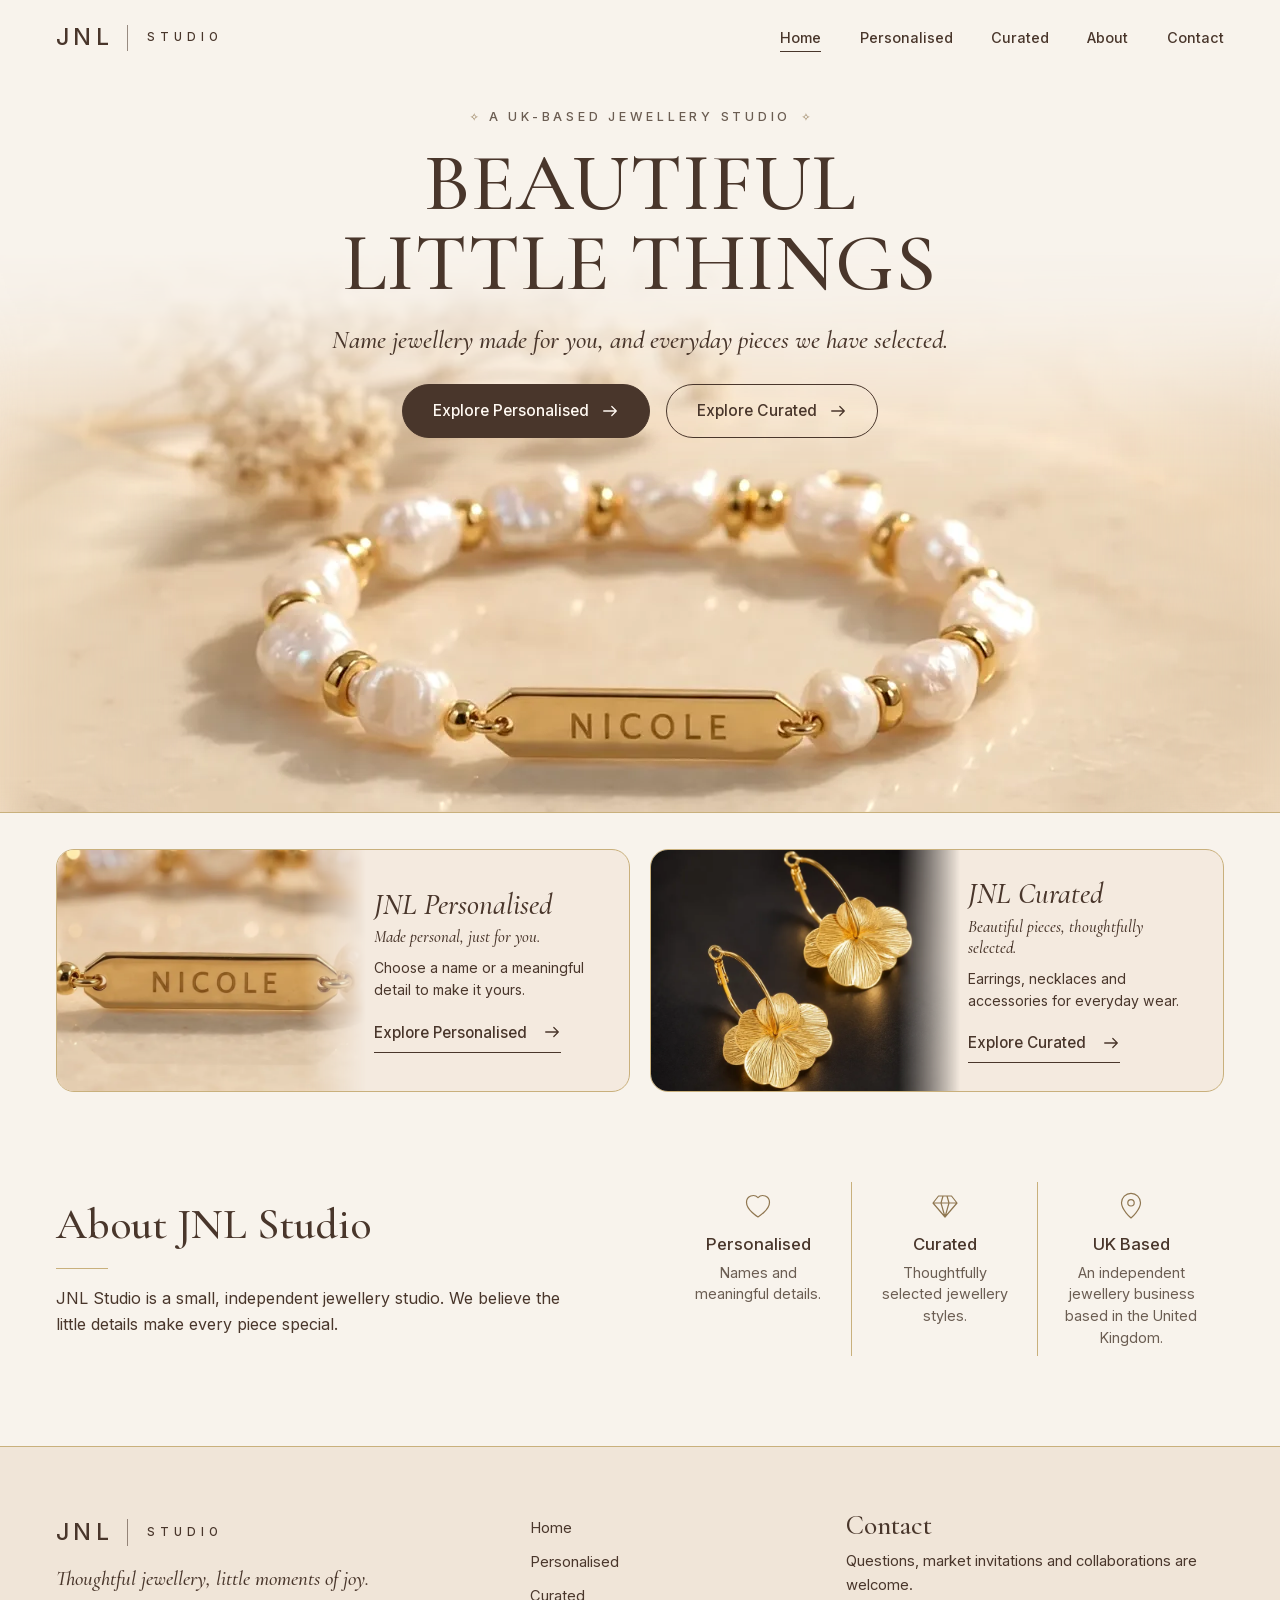
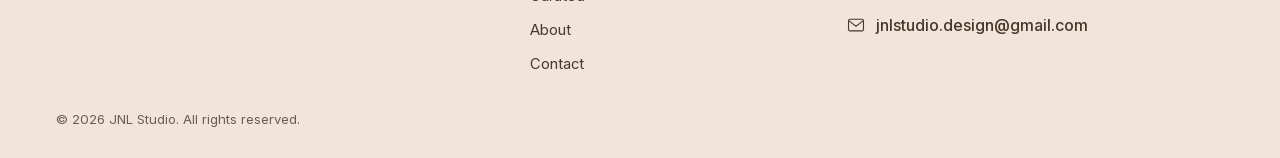
<file: index.html>
<!doctype html>
<html lang="en-GB">
<head>
<meta charset="utf-8">
<meta name="viewport" content="width=device-width, initial-scale=1, viewport-fit=cover">
<title>JNL Studio Jewellery | Personalised &amp; Curated Jewellery UK</title>
<meta name="description" content="Explore JNL Studio, a UK-based jewellery brand offering personalised name bracelets, meaningful gifts and thoughtfully curated jewellery collections.">
<link rel="canonical" href="https://jnlstudio.github.io/Jewellery/">
<meta name="robots" content="index, follow">
<meta name="theme-color" content="#f8f3ec">

<meta property="og:type" content="website">
<meta property="og:site_name" content="JNL Studio Jewellery">
<meta property="og:locale" content="en_GB">
<meta property="og:title" content="JNL Studio Jewellery | Beautiful Little Things">
<meta property="og:description" content="Personalised jewellery and thoughtfully curated pieces from a UK-based jewellery studio.">
<meta property="og:url" content="https://jnlstudio.github.io/Jewellery/">
<meta property="og:image" content="https://jnlstudio.github.io/Jewellery/assets/img/og-image.jpg">
<meta property="og:image:width" content="1200">
<meta property="og:image:height" content="630">
<meta property="og:image:alt" content="Pearl-style name bracelet engraved NICOLE on a cream stone">
<meta name="twitter:card" content="summary_large_image">

<link rel="icon" href="favicon.ico" sizes="16x16 32x32 48x48"><link rel="apple-touch-icon" href="apple-touch-icon.png">
<link rel="preload" href="assets/fonts/cormorant.woff2" as="font" type="font/woff2" crossorigin>
<link rel="preload" as="image" href="assets/img/hero-phone.webp" media="(max-width: 700px)">
<link rel="preload" as="image" imagesrcset="assets/img/hero-1280.webp 1280w, assets/img/hero-1920.webp 1920w" imagesizes="100vw" media="(min-width: 701px)">
<link rel="stylesheet" href="styles.css">

<script>
  /* Old name-preview share links (/Jewellery/#t=NAME) now live on JNL Personalised. */
  if (location.hash.indexOf('#t=') === 0) {
    location.replace('https://jnlstudio.github.io/JNLPersonalised/' + location.hash);
  }
  document.documentElement.classList.add('js');
</script>

<script type="application/ld+json">
{
  "@context": "https://schema.org",
  "@type": "Organization",
  "name": "JNL Studio",
  "url": "https://jnlstudio.github.io/Jewellery/",
  "email": "jnlstudio.design@gmail.com"
}
</script>
</head>

<body id="top">
<a class="skip" href="#collections">Skip to the collections</a>

<header class="site-header">
  <div class="bar">
    <a class="wordmark" href="https://jnlstudio.github.io/" aria-label="JNL Studio home">
      <span aria-hidden="true">JNL</span><i aria-hidden="true"></i><small aria-hidden="true">STUDIO</small>
    </a>

    <button class="menu-btn" type="button" aria-expanded="false" aria-controls="site-nav" aria-label="Open menu">
      <span></span><span></span><span></span>
    </button>

    <nav class="site-nav" id="site-nav" aria-label="Main">
      <ul>
        <li><a href="#top" aria-current="page">Home</a></li>
        <li><a href="https://jnlstudio.github.io/JNLPersonalised/">Personalised</a></li>
        <li><a href="https://jnlstudio.github.io/JNLCurated/">Curated</a></li>
        <li><a href="#about">About</a></li>
        <li><a href="#contact">Contact</a></li>
      </ul>
    </nav>
  </div>
</header>

<main>
  <section class="hero" aria-labelledby="hero-title">
    <div class="hero-copy">
      <p class="eyebrow">A UK-based jewellery studio</p>
      <h1 id="hero-title">Beautiful<br>Little Things</h1>
      <p class="hero-sub">Name jewellery made for you, and everyday pieces we have selected.</p>
      <div class="hero-actions">
        <a class="btn btn-solid" href="https://jnlstudio.github.io/JNLPersonalised/">Explore Personalised
          <svg class="arrow" viewBox="0 0 20 20" aria-hidden="true"><path d="M3 10h14M12 5l5 5-5 5"/></svg>
        </a>
        <a class="btn btn-line" href="https://jnlstudio.github.io/JNLCurated/">Explore Curated
          <svg class="arrow" viewBox="0 0 20 20" aria-hidden="true"><path d="M3 10h14M12 5l5 5-5 5"/></svg>
        </a>
      </div>
    </div>
    <div class="hero-media">
      <picture>
        <source media="(max-width: 700px)" srcset="assets/img/hero-phone.webp" width="990" height="750">
        <img src="assets/img/hero-1920.webp"
             srcset="assets/img/hero-1280.webp 1280w, assets/img/hero-1920.webp 1920w"
             sizes="100vw" width="1920" height="1080" fetchpriority="high"
             alt="Pearl-style bracelet with gold-tone beads and a name bar engraved NICOLE, resting on a cream stone beside dried flowers">
      </picture>
    </div>
  </section>

  <section class="collections" id="collections" aria-labelledby="collections-title">
    <h2 class="sr-only collections-title" id="collections-title">Explore the collections</h2>
    <div class="card-grid">
      <article class="card">
        <div class="card-img card-img-detail" data-reveal>
          <picture>
            <source media="(max-width: 700px)" srcset="assets/img/personalised-detail-phone.webp" width="700" height="500">
            <img src="assets/img/personalised-detail-800.webp"
                 srcset="assets/img/personalised-detail-800.webp 800w, assets/img/personalised-detail-1200.webp 1200w"
                 sizes="30vw" width="1200" height="864" loading="lazy" decoding="async"
                 alt="Close-up of a gold-tone name bar engraved NICOLE on a pearl-style bracelet">
          </picture>
        </div>
        <div class="card-body">
          <h3>JNL Personalised</h3>
          <p class="card-sub">Made personal, just for you.</p>
          <p class="card-text">Choose a name or a meaningful detail to make it yours.</p>
          <p class="card-text-m">Jewellery made with your chosen name.</p>
          <a class="card-link" href="https://jnlstudio.github.io/JNLPersonalised/" aria-label="Explore JNL Personalised"><span class="link-full">Explore Personalised</span><span class="link-short">Explore</span>
            <svg class="arrow" viewBox="0 0 20 20" aria-hidden="true"><path d="M3 10h14M12 5l5 5-5 5"/></svg>
          </a>
        </div>
      </article>

      <article class="card">
        <div class="card-img card-img-curated" data-reveal>
          <img src="assets/img/curated-800.webp"
               srcset="assets/img/curated-800.webp 800w, assets/img/curated-1200.webp 1200w"
               sizes="(max-width: 700px) 36vw, 30vw" width="1200" height="960" loading="lazy" decoding="async"
               alt="Gold-tone flower hoop earrings on a dark background">
        </div>
        <div class="card-body">
          <h3>JNL Curated</h3>
          <p class="card-sub">Beautiful pieces, thoughtfully selected.</p>
          <p class="card-text">Earrings, necklaces and accessories for everyday wear.</p>
          <p class="card-text-m">Earrings, necklaces and everyday pieces.</p>
          <a class="card-link" href="https://jnlstudio.github.io/JNLCurated/" aria-label="Explore JNL Curated"><span class="link-full">Explore Curated</span><span class="link-short">Explore</span>
            <svg class="arrow" viewBox="0 0 20 20" aria-hidden="true"><path d="M3 10h14M12 5l5 5-5 5"/></svg>
          </a>
        </div>
      </article>
    </div>
  </section>

  <section class="about" id="about" aria-labelledby="about-title">
    <div class="about-copy">
      <h2 id="about-title">About JNL Studio</h2>
      <p>JNL Studio is a small, independent jewellery studio. We believe the little details make every piece special.</p>
    </div>

    <ul class="values">
      <li>
        <svg viewBox="0 0 32 32" aria-hidden="true"><path d="M16 27S4.500 20 4.500 12.200A6.700 6.700 0 0 1 16 7.600a6.700 6.700 0 0 1 11.500 4.600C27.500 20 16 27 16 27Z"/></svg>
        <h3>Personalised</h3>
        <p>Names and meaningful details.</p>
      </li>
      <li>
        <svg viewBox="0 0 32 32" aria-hidden="true"><path d="M9.500 6h13L28 13 16 27 4 13l5.500-7ZM4 13h24M12 13l4 14 4-14M12 13l2-7M20 13l-2-7"/></svg>
        <h3>Curated</h3>
        <p>Thoughtfully selected jewellery styles.</p>
      </li>
      <li>
        <svg viewBox="0 0 32 32" aria-hidden="true"><path d="M16 28s9.500-8.200 9.500-15.200a9.500 9.500 0 0 0-19 0C6.500 19.800 16 28 16 28Z"/><circle cx="16" cy="12.800" r="3.200"/></svg>
        <h3>UK Based</h3>
        <p>An independent jewellery business based in the United Kingdom.</p>
      </li>
    </ul>
  </section>
</main>

<footer class="site-footer" id="contact">
  <div class="footer-grid">
    <div class="footer-brand">
      <a class="wordmark" href="https://jnlstudio.github.io/" aria-label="JNL Studio home">
        <span aria-hidden="true">JNL</span><i aria-hidden="true"></i><small aria-hidden="true">STUDIO</small>
      </a>
      <p>Thoughtful jewellery, little moments of joy.</p>
    </div>

    <nav class="footer-nav" aria-label="Footer">
      <ul>
        <li><a href="#top">Home</a></li>
        <li><a href="https://jnlstudio.github.io/JNLPersonalised/">Personalised</a></li>
        <li><a href="https://jnlstudio.github.io/JNLCurated/">Curated</a></li>
        <li><a href="#about">About</a></li>
        <li><a href="#contact">Contact</a></li>
      </ul>
    </nav>

    <div class="footer-contact">
      <h2>Contact</h2>
      <p>Questions, market invitations and collaborations are welcome.</p>
      <a class="mail" href="mailto:jnlstudio.design@gmail.com">
        <svg viewBox="0 0 24 24" aria-hidden="true"><rect x="3" y="5" width="18" height="14" rx="2"/><path d="m3.500 7 8.500 6.500L20.500 7"/></svg>
        jnlstudio.design@gmail.com
      </a>
    </div>
  </div>
  <p class="copyright">&copy; <span id="year">2026</span> JNL Studio. All rights reserved.</p>
</footer>

<script src="main.js" defer></script>
</body>
</html>
</file>
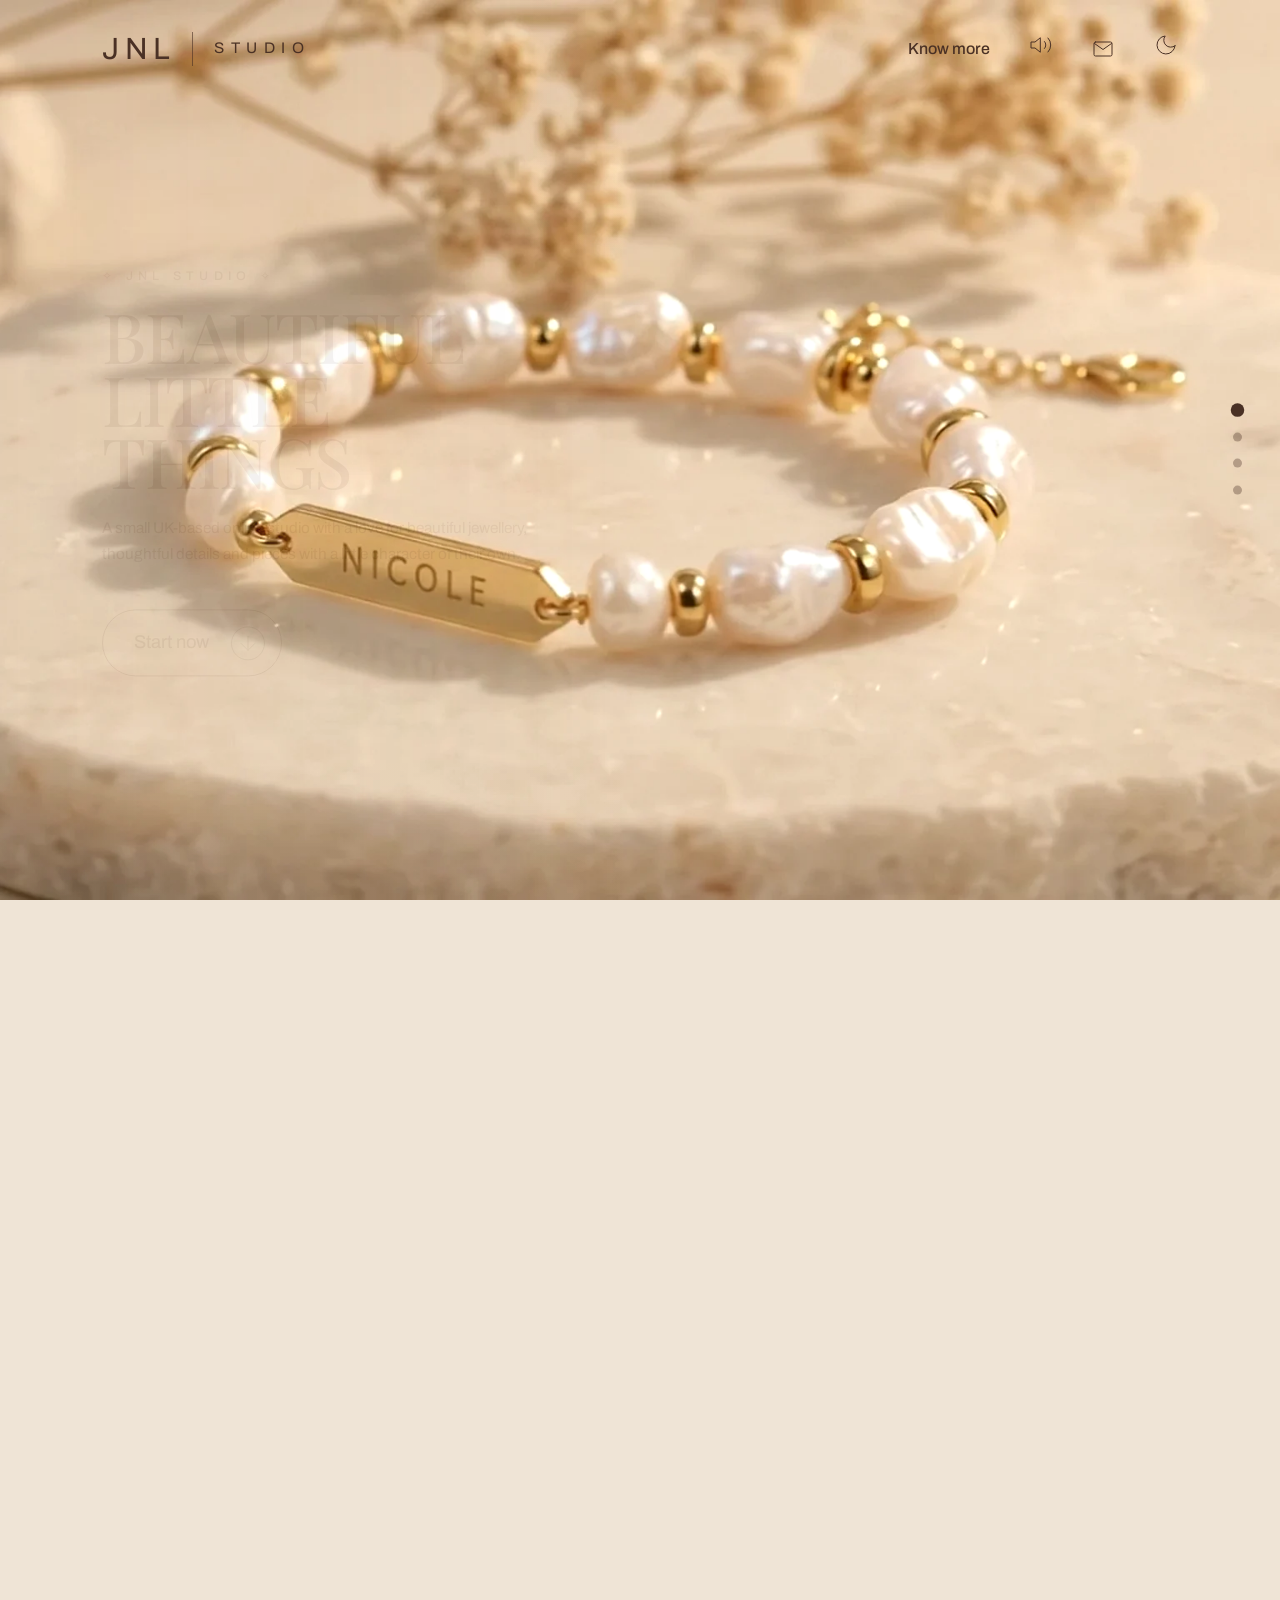
<file: index_1.html>
<!DOCTYPE html>
<html lang="en-GB">
<head>
<meta charset="utf-8">
<title>JNL Studio</title>
<meta name="description" content="JNL Studio: a small UK-based online studio with a love for beautiful jewellery, thoughtful details and pieces with a little character of their own.">
<meta name="viewport" content="width=device-width, initial-scale=1, viewport-fit=cover">
<meta name="theme-color" content="#efe4d6">
<link rel="preconnect" href="https://fonts.googleapis.com">
<link rel="preconnect" href="https://fonts.gstatic.com" crossorigin>
<link href="https://fonts.googleapis.com/css2?family=Archivo:wght@400;500&family=Lato:wght@400&family=Mrs+Saint+Delafield&family=Playfair+Display:wght@400;500&display=swap" rel="stylesheet">
<style>
:root{--ink:#4a3125;--bg:#efe4d6;--scrim:239,228,214;--chip:rgba(255,255,255,.6);--dim:0}
:root[data-theme="dark"]{--ink:#f6e8dc;--bg:#1d1512;--scrim:29,21,18;--chip:rgba(0,0,0,.35);--dim:.5}
*{box-sizing:border-box;margin:0;padding:0}
body{background:var(--bg);color:var(--ink);font:400 1rem/1.7 Archivo,system-ui,sans-serif;overflow-x:hidden}
body.lock{overflow:hidden}
button,input{font:inherit;color:inherit;background:none;border:0}
button{cursor:pointer}
button:focus-visible,input:focus-visible{outline:2px solid var(--ink);outline-offset:3px}
svg{stroke:currentColor;fill:none;stroke-linecap:round;stroke-linejoin:round}
#cv{position:fixed;inset:0;width:100%;height:100%;z-index:0;display:block}
.shade{position:fixed;inset:0;z-index:1;background:#000;opacity:var(--dim);pointer-events:none;transition:opacity .6s}
.loader{position:fixed;inset:0;z-index:100;background:#efe4d6;display:grid;place-content:center;justify-items:center;gap:.8rem;color:#4a3125;transition:transform .9s cubic-bezier(.7,0,.2,1)}
.loader.out{transform:translateX(100%)}
.loader .track{width:min(70vw,640px);height:1px;background:rgba(74,49,37,.25);margin-top:2.5rem}
.loader .bar{display:block;height:1px;background:#4a3125;transform:scaleX(0);transform-origin:left;transition:transform .2s}
header{position:fixed;top:env(safe-area-inset-top,0px);left:0;right:0;z-index:20;display:flex;justify-content:space-between;align-items:center;padding:2rem 8vw 0;transform:translateY(-140%);transition:transform .9s cubic-bezier(.2,.8,.2,1) .4s}
body.ready header{transform:none}
.brand{font:400 clamp(1.3rem,2.4vw,2rem)/1 Archivo,sans-serif;letter-spacing:.01em}
.brand{display:flex;align-items:center;letter-spacing:.18em}
.brand small{font-size:.5em;letter-spacing:.42em}
.brand .bar-div{display:inline-block;width:1px;height:1.1em;background:currentColor;opacity:.6;margin:0 .7em 0 .55em}
header ul{display:flex;gap:2.4rem;list-style:none;align-items:center;font-weight:500}
header svg{width:24px;height:24px}
.dots{position:fixed;right:3vw;top:50%;transform:translateY(-50%);z-index:20;display:grid;gap:1.1rem}
.dots button{width:9px;height:9px;border-radius:50%;background:var(--ink);opacity:.35;transition:transform .4s,opacity .4s}
.dots button.on{transform:scale(1.5);opacity:1}
.scene{position:fixed;inset:0;z-index:2;display:flex;pointer-events:none;opacity:0;visibility:hidden}
.scene.vis{visibility:visible}
.scene::before{content:"";position:absolute;inset:0;z-index:-1}
.scene button,.scene input{pointer-events:auto}
.left{align-items:center;padding:0 8vw}.left::before{background:linear-gradient(90deg,rgba(var(--scrim),.8) 0,rgba(var(--scrim),.42) 30%,rgba(var(--scrim),0) 50%)}
.right{align-items:center;justify-content:flex-end;padding:0 10vw;text-align:right}.right::before{background:linear-gradient(270deg,rgba(var(--scrim),.8) 0,rgba(var(--scrim),.42) 30%,rgba(var(--scrim),0) 50%)}
.right .lead{margin-left:auto}
.top{flex-direction:column;align-items:center;justify-content:space-between;text-align:center;padding:clamp(6rem,13vh,9rem) 6vw calc(2.4rem + env(safe-area-inset-bottom,0px))}
.top::before{background:linear-gradient(180deg,rgba(var(--scrim),.78) 0,rgba(var(--scrim),.35) 22%,rgba(var(--scrim),0) 36%,rgba(var(--scrim),0) 78%,rgba(var(--scrim),.6) 100%)}
.txt{max-width:34rem;text-shadow:0 1px 16px rgba(var(--scrim),.85)}
.disp{font:500 clamp(3rem,7.4vw,7rem)/.9 "Playfair Display",Georgia,serif;text-transform:uppercase;letter-spacing:-.02em}
.eyebrow{display:block;font:500 .78rem/1.4 Archivo,sans-serif;letter-spacing:.42em;text-transform:uppercase;margin-bottom:1.2rem;opacity:.85}
.script{display:block;font:400 clamp(2.4rem,4.4vw,4rem)/1 "Mrs Saint Delafield","Snell Roundhand",cursive;margin-bottom:-.3rem}
.lead{max-width:30rem;font-size:clamp(.95rem,1.2vw,1.08rem);margin-top:1.5rem}
.top .lead{margin:1rem auto 0}
.pill{display:inline-flex;align-items:center;gap:1.2rem;border:1px solid var(--ink);border-radius:60px;padding:.8rem .8rem .8rem 1.9rem;font-size:1.15rem;margin-top:2.6rem;transition:background .3s,color .3s}
.pill svg{width:40px;height:40px}
.pill:hover{background:var(--ink);color:var(--bg)}
.scroller{position:fixed;left:0;right:0;bottom:calc(1.8rem + env(safe-area-inset-bottom,0px));z-index:3;text-align:center;font-size:.8rem;display:grid;justify-items:center;transition:opacity .4s}
.scroller svg{width:24px;height:24px;stroke-width:2;animation:bob 1.6s ease-in-out infinite}
@keyframes bob{50%{transform:translateY(7px)}}
.endbox{display:grid;justify-items:center;gap:.9rem;pointer-events:auto}
.mail{display:inline-flex;align-items:center;gap:.5rem;color:var(--ink);font-size:.9rem;letter-spacing:.04em;text-decoration:none;border-bottom:1px solid currentColor;padding-bottom:2px}
.mail svg{width:16px;height:16px}
.eng{display:flex;align-items:center;gap:.8rem;background:var(--chip);backdrop-filter:blur(14px);-webkit-backdrop-filter:blur(14px);border-radius:60px;padding:.55rem .6rem .55rem 1.4rem;max-width:94vw}
.eng label{font-size:.75rem;letter-spacing:.08em;text-transform:uppercase;opacity:.8;white-space:nowrap}
.eng input{font:400 1.05rem/1 Lato,Archivo,sans-serif;letter-spacing:.24em;text-transform:uppercase;border-bottom:1px solid var(--ink);padding:.4rem .2rem;width:12ch;min-width:0;outline:none}
.eng input::placeholder{color:var(--ink);opacity:.4}
.eng .go{display:inline-flex;align-items:center;gap:.45rem;border-radius:40px;padding:.6rem 1.1rem;background:var(--ink);color:var(--bg);font-size:.9rem;white-space:nowrap}
.eng .go svg{width:16px;height:16px}
.toast{position:fixed;left:50%;bottom:calc(6.5rem + env(safe-area-inset-bottom,0px));z-index:30;transform:translate(-50%,10px);opacity:0;background:var(--ink);color:var(--bg);padding:.55rem 1.2rem;border-radius:40px;font-size:.9rem;max-width:90vw;overflow-wrap:anywhere;text-align:center;pointer-events:none;transition:opacity .35s,transform .35s}
.toast.on{opacity:1;transform:translate(-50%,0)}
.toast.sel{pointer-events:auto;user-select:all;border-radius:14px}
@media (max-width:760px){
header{padding:1.3rem 6vw 0}header ul{gap:1.2rem}.know{display:none}.dots{right:2.5vw}
.left,.right{align-items:flex-end;justify-content:center;text-align:center;padding:0 7vw calc(9vh + env(safe-area-inset-bottom,0px))}
.left::before,.right::before{background:linear-gradient(0deg,rgba(var(--scrim),.95) 0,rgba(var(--scrim),.75) 30%,rgba(var(--scrim),0) 55%)}
.right .lead,.lead{margin:1rem auto 0}.pill{margin-top:1.4rem}
.eng{padding-left:1rem;gap:.5rem}.eng label{display:none}.eng .go span{display:none}}
@media (prefers-reduced-motion:reduce){.scroller svg{animation:none}}
</style>
</head>
<body class="lock">
<div class="loader" role="status"><svg width="52" height="52" viewBox="0 0 52 52" stroke-width="1.5"><circle cx="26" cy="26" r="16" stroke-dasharray="1 7"/><circle cx="26" cy="10" r="3.2"/><circle cx="40" cy="20" r="3.2"/><circle cx="38" cy="36" r="3.2"/><circle cx="14" cy="36" r="3.2"/><circle cx="12" cy="20" r="3.2"/><rect x="20" y="39" width="12" height="4" rx="1"/></svg><p id="ltxt">Loading… 0%</p><div class="track"><i class="bar"></i></div></div>

<canvas id="cv" aria-label="Pearl name bracelet on cream marble, animated as you scroll" role="img"></canvas>
<div class="shade"></div>

<header><h1 class="brand" aria-label="JNL Studio">JNL<i class="bar-div" aria-hidden="true"></i><small>STUDIO</small></h1>
<ul><li><button class="know" data-go="1">Know more</button></li>
<li><button id="snd" aria-label="Toggle sound" aria-pressed="true"><svg viewBox="0 0 24 24"><path d="M11 5 6 9H2v6h4l5 4z"/><path id="wave" d="M19 5a10 10 0 0 1 0 14M15.5 8.5a5 5 0 0 1 0 7"/><path id="mute" d="m16 9 6 6M22 9l-6 6" style="display:none"/></svg></button></li>
<li><a id="mailIc" href="mailto:jnlstudio.design@gmail.com" aria-label="Email jnlstudio.design@gmail.com" style="display:grid;color:inherit"><svg viewBox="0 0 24 24"><rect x="3" y="5" width="18" height="14" rx="1.5"/><path d="m3.5 6.5 8.5 6 8.5-6"/></svg></a></li>
<li><button id="nt" aria-label="Toggle night mode"><svg viewBox="0 0 24 24"><path d="M21 12.8A9 9 0 1 1 11.2 3 7 7 0 0 0 21 12.8z"/></svg></button></li></ul></header>
<nav class="dots" aria-label="Sections"><button class="on" aria-label="Intro"></button><button aria-label="A little detail"></button><button aria-label="A little beauty"></button><button aria-label="Your name"></button></nav>

<section class="scene left"><div class="txt"><span class="eyebrow">✧ JNL Studio ✧</span><h2 class="disp" style="font-size:clamp(2.8rem,5.4vw,5.4rem)">Beautiful<br>Little<br>Things</h2>
<p class="lead">A small UK-based online studio with a love for beautiful jewellery, thoughtful details and pieces with a little character of their own.</p>
<button class="pill" data-go="1">Start now<svg viewBox="0 0 46 46"><circle cx="23" cy="23" r="19"/><path d="m15 23 8 8 8-8M23 15v16"/></svg></button></div></section>

<section class="scene right"><div class="txt"><span class="script">a little</span><h2 class="disp">Detail</h2>
<p class="lead">Our collection brings together elegant, contemporary and vintage-inspired styles, carefully selected for their distinctive details, beautiful silhouettes and effortless appeal.</p></div></section>

<section class="scene left"><div class="txt"><span class="script">a little</span><h2 class="disp">Beauty</h2>
<p class="lead">From understated everyday pieces to something a little more expressive, JNL Studio is about those small finishing touches that can make an outfit feel special.</p></div></section>

<section class="scene top"><div class="txt"><span class="script">a little something</span><h2 class="disp">For You</h2>
<p class="lead" id="engNote">Type a name to see it engraved on the bar.</p></div>
<div class="endbox"><div class="eng" id="engRow"><label for="txt">Your name</label><input id="txt" maxlength="10" autocomplete="off" spellcheck="false" placeholder="NICOLE" aria-describedby="engNote">
<button class="go" id="share" aria-label="Copy share link"><svg viewBox="0 0 24 24"><path d="M10 14a5 5 0 0 0 7 0l3-3a5 5 0 0 0-7-7l-1 1M14 10a5 5 0 0 0-7 0l-3 3a5 5 0 0 0 7 7l1-1"/></svg><span>Share</span></button></div><a class="mail" href="mailto:jnlstudio.design@gmail.com"><svg viewBox="0 0 24 24"><rect x="3" y="5" width="18" height="14" rx="1.5"/><path d="m3.5 6.5 8.5 6 8.5-6"/></svg>jnlstudio.design@gmail.com</a></div></section>

<div class="scroller"><p>Scroll to explore</p><svg viewBox="0 0 24 24"><path d="m8 12 4 4 4-4M12 8v8"/></svg></div>
<div class="toast" id="toast" role="status" aria-live="polite"></div>
<div id="spacer" aria-hidden="true"></div>

<script>
const $=s=>document.querySelector(s),$$=s=>[...document.querySelectorAll(s)];
/* always open at the top: stop Safari restoring the last scroll position */
try{if('scrollRestoration' in history)history.scrollRestoration='manual'}catch(e){}
scrollTo(0,0);addEventListener('pageshow',e=>{if(e.persisted&&!location.hash)scrollTo(0,0)});
document.documentElement.dataset.theme='light'; // day mode by default, whatever the device or app theme

/* ---------- video frames: 240 stills cut from the 10 s clip, four shots ---------- */
const N=240,SEG=[[0,59],[60,118],[119,176],[177,239]],UNIT=1.3; // UNIT = viewport heights of scroll per scene
const imgs=new Array(N),ok=new Array(N).fill(false);
const src=i=>'f/'+String(i).padStart(3,'0')+'.webp';
/* load the opening shot first so the page can start quickly, then everything else */
const order=[...Array(N).keys()].sort((a,b)=>(a<60?0:1)-(b<60?0:1)||a-b);
let loaded=0;
function load(i){return new Promise(r=>{const im=new Image();im.decoding='async';im.onload=()=>{ok[i]=true;imgs[i]=im;r()};im.onerror=r;im.src=src(i)})}
const nearest=i=>{for(let d=0;d<N;d++){if(ok[i-d])return imgs[i-d];if(ok[i+d])return imgs[i+d]}return null};

/* ---------- canvas ---------- */
const cv=$('#cv'),cx=cv.getContext('2d');let W=0,H=0,DPR=1;
const tiny=document.createElement('canvas');tiny.width=48;tiny.height=27;const tx=tiny.getContext('2d');
const feather=document.createElement('canvas'),fx=feather.getContext('2d');
function size(){DPR=Math.min(devicePixelRatio||1,2);W=innerWidth;H=innerHeight;cv.width=W*DPR;cv.height=H*DPR;
 $('#spacer').style.height=(100+UNIT*100*(SEG.length-1)+60)+'vh';need=true}
addEventListener('resize',size);
function paint(im,alpha=1){
 const cw=cv.width,ch=cv.height,iw=im.naturalWidth||im.width,ih=im.naturalHeight||im.height;cx.globalAlpha=alpha;
 if(cw/ch>=1.1){ // landscape: fill the screen
  const s=Math.max(cw/iw,ch/ih);cx.drawImage(im,(cw-iw*s)/2,(ch-ih*s)/2,iw*s,ih*s);
 }else{ // portrait: keep most of the frame visible, soft blurred fill above and below
  tx.drawImage(im,0,0,48,27);const sb=Math.max(cw/iw,ch/ih);cx.drawImage(tiny,(cw-iw*sb)/2,(ch-ih*sb)/2,iw*sb,ih*sb);
  const s=cw*1.3/iw,dw=iw*s,dh=ih*s,y=ch*.44-dh/2;
  if(feather.width!==Math.round(cw)||feather.height!==Math.round(dh)){feather.width=Math.round(cw);feather.height=Math.round(dh)}
  fx.globalCompositeOperation='source-over';fx.clearRect(0,0,feather.width,feather.height);fx.drawImage(im,(cw-dw)/2,0,dw,dh);
  const g=fx.createLinearGradient(0,0,0,dh);g.addColorStop(0,'rgba(0,0,0,0)');g.addColorStop(.16,'#000');g.addColorStop(.84,'#000');g.addColorStop(1,'rgba(0,0,0,0)');
  fx.globalCompositeOperation='destination-in';fx.fillStyle=g;fx.fillRect(0,0,feather.width,dh);cx.drawImage(feather,0,y);
 }
 cx.globalAlpha=1}

/* ---------- engraving preview on the last frame ---------- */
const BOX={x:654,y:528,w:579,h:129}; // where NICOLE sits in the 1920x1080 final frame
let custom='',engFrame=null,engOK=true;
function buildEng(){
 engFrame=null;const t=custom.trim();if(!t||t==='NICOLE'||!ok[N-1])return;
 const base=imgs[N-1],c=document.createElement('canvas');c.width=1920;c.height=1080;const g=c.getContext('2d');g.drawImage(base,0,0,1920,1080);
 let d;try{d=g.getImageData(BOX.x,BOX.y-9,BOX.w,BOX.h+18)}catch(e){engOK=false;$('#engRow').hidden=true;$('#engNote').textContent='Every bracelet is engraved with the name you choose.';return}
 /* fill the old letters by blending the clean gold just above and below them */
 const w=BOX.w,h=BOX.h+18,p=d.data,row=(y,x)=>{let r=0,gg=0,b=0;for(let k=0;k<3;k++){const i=((y+k)*w+x)*4;r+=p[i];gg+=p[i+1];b+=p[i+2]}return[r/3,gg/3,b/3]};
 for(let x=0;x<w;x++){const a=row(0,x),b=row(h-3,x);for(let y=3;y<h-3;y++){const t2=(y-3)/(h-6),i=(y*w+x)*4,n=(Math.random()-.5)*4;
  p[i]=a[0]+(b[0]-a[0])*t2+n;p[i+1]=a[1]+(b[1]-a[1])*t2+n;p[i+2]=a[2]+(b[2]-a[2])*t2+n}}
 g.putImageData(d,BOX.x,BOX.y-9);
 /* engrave the new name in a similar letter style */
 const s=[...t];let fs=138,sp=.42;const font=()=>`400 ${fs}px Lato, Archivo, "Helvetica Neue", sans-serif`;
 const width=()=>{g.font=font();return s.reduce((a,ch)=>a+g.measureText(ch).width,0)+fs*sp*(s.length-1)};
 while(width()>BOX.w-15&&fs>45)fs-=3;
 let x=960-width()/2+3;g.textBaseline='alphabetic';g.font=font();const yb=639;
 s.forEach(ch=>{const cw=g.measureText(ch).width;
  g.filter='blur(.7px)';g.fillStyle='rgba(255,226,165,.45)';g.fillText(ch,x+2.2,yb+2.2);
  g.fillStyle='rgba(120,78,34,.92)';g.fillText(ch,x,yb);g.filter='none';
  g.fillStyle='rgba(88,55,22,.35)';g.fillText(ch,x-1.2,yb-1.2);x+=cw+fs*sp});
 engFrame=c}

/* ---------- scroll → frame ---------- */
let target=0,cur=0,need=true,lastKey='';
const prog=()=>{const vh=innerHeight,max=document.documentElement.scrollHeight-vh;return max>0?Math.min(1,scrollY/max)*(SEG.length-1+.999):0};
addEventListener('scroll',()=>{target=prog()},{passive:true});
function frameFor(P){
 const k=Math.min(SEG.length-1,Math.floor(P)),l=P-k,[a,b]=SEG[k];
 if(k===SEG.length-1){const f=Math.min(1,l/.85);return{f:Math.round(a+f*(b-a))}}
 if(l<.8)return{f:Math.round(a+l/.8*(b-a))};
 return{f:b,next:SEG[k+1][0],mix:(l-.8)/.2}}
const scenes=$$('.scene');
function texts(P){
 scenes.forEach((s,k)=>{let o;
  if(k===0)o=1-sm(.55,.78,P);else if(k===SEG.length-1)o=sm(k-.25,k-.02,P);else o=sm(k-.2,k+.02,P)*(1-sm(k+.55,k+.78,P));
  s.style.opacity=o.toFixed(3);s.classList.toggle('vis',o>.01);s.firstElementChild.style.transform=`translateY(${((1-o)*24).toFixed(1)}px)`});
 $('.scroller').style.opacity=1-sm(.05,.3,P);
 const n=Math.min(SEG.length-1,Math.floor(P+.25));$$('.dots button').forEach((d,i)=>d.classList.toggle('on',i===n));
 if(n!==scene){scene=n;chime(SCALE[n*2],.05)}
 if(lp&&ac)lp.frequency.setTargetAtTime(600+P/(SEG.length-1)*1600,ac.currentTime,.4)}
const sm=(e0,e1,x)=>{const t=Math.max(0,Math.min(1,(x-e0)/(e1-e0)));return t*t*(3-2*t)};
let scene=0;
function loop(){
 cur+=(target-cur)*.14;if(Math.abs(target-cur)<.0005)cur=target;
 const fr=frameFor(cur),key=fr.f+'|'+(fr.next??'')+'|'+(fr.mix??0).toFixed(3)+'|'+(engFrame?custom:'');
 if(key!==lastKey||need){
  const im=(fr.f===N-1&&engFrame)?engFrame:nearest(fr.f);
  if(im){cx.fillStyle='#efe4d6';cx.fillRect(0,0,cv.width,cv.height);paint(im);if(fr.next!=null){const nx=nearest(fr.next);if(nx)paint(nx,fr.mix)}lastKey=key;need=false}}
 texts(cur);requestAnimationFrame(loop)}

const goTo=k=>{const max=document.documentElement.scrollHeight-innerHeight;scrollTo({top:max*k/(SEG.length-1+.999)+(k===SEG.length-1?max:0),behavior:'smooth'})};
$$('[data-go]').forEach(b=>b.onclick=()=>goTo(+b.dataset.go));
$$('.dots button').forEach((d,i)=>d.onclick=()=>goTo(i));

/* ---------- sound: generated ambient pad + chimes (Web Audio, no files) ---------- */
let ac=null,master=null,lp=null,soundOn=true;
function initAudio(){
 if(ac)return;try{ac=new (window.AudioContext||window.webkitAudioContext)()}catch(e){return}
 master=ac.createGain();master.gain.value=0;master.connect(ac.destination);
 lp=ac.createBiquadFilter();lp.type='lowpass';lp.frequency.value=700;lp.Q.value=.6;lp.connect(master);
 [110,138.59,164.81,207.65,246.94].forEach((f,i)=>{const o=ac.createOscillator(),g=ac.createGain(),l=ac.createOscillator(),lg=ac.createGain();
  o.type=i%2?'triangle':'sine';o.frequency.value=f;o.detune.value=(i-2)*5;g.gain.value=.05;
  l.frequency.value=.05+i*.023;lg.gain.value=.04;l.connect(lg).connect(g.gain);o.connect(g).connect(lp);o.start();l.start()});
 if(soundOn)fadeTo(.55)}
function fadeTo(v){if(!ac)return;if(ac.state==='suspended')ac.resume();master.gain.cancelScheduledValues(ac.currentTime);master.gain.setTargetAtTime(v,ac.currentTime,.6)}
function chime(f,vol=.09){if(!ac||!soundOn)return;const t=ac.currentTime;
 [[f,vol],[f*2.76,vol*.25],[f*5.4,vol*.08]].forEach(([fr,v])=>{const o=ac.createOscillator(),g=ac.createGain();o.type='sine';o.frequency.value=fr;
  g.gain.setValueAtTime(0,t);g.gain.linearRampToValueAtTime(v,t+.01);g.gain.exponentialRampToValueAtTime(.0001,t+1.6);o.connect(g).connect(ac.destination);o.start(t);o.stop(t+1.7)})}
['pointerdown','keydown','touchstart'].forEach(ev=>addEventListener(ev,initAudio,{once:true,passive:true}));
document.addEventListener('visibilitychange',()=>{if(!ac)return;document.hidden?ac.suspend():ac.resume()});
const SCALE=[659.25,739.99,830.61,987.77,1108.73,1318.51,1479.98,1661.22,1975.53];

/* ---------- header toggles ---------- */
const dark=()=>document.documentElement.dataset.theme==='dark'; // always starts in day mode; night only when the visitor taps the moon
$('#nt').onclick=()=>{document.documentElement.dataset.theme=dark()?'light':'dark'};
$('#snd').onclick=e=>{const b=e.currentTarget;soundOn=b.getAttribute('aria-pressed')!=='true';b.setAttribute('aria-pressed',soundOn);
 $('#wave').style.display=soundOn?'':'none';$('#mute').style.display=soundOn?'none':'';initAudio();fadeTo(soundOn?.55:0)};

/* ---------- name input + share ---------- */
let tt;const toast=(msg,sel=false)=>{const t=$('#toast');t.textContent=msg;t.classList.toggle('sel',sel);t.classList.add('on');clearTimeout(tt);tt=setTimeout(()=>t.classList.remove('on','sel'),sel?7000:2200)};
const clean=t=>(t||'').toUpperCase().replace(/[^A-Z0-9 &.'\-]/g,'').slice(0,10);
const inp=$('#txt');let bt;
inp.addEventListener('input',()=>{const v=clean(inp.value);if(v!==inp.value)inp.value=v;custom=v;clearTimeout(bt);
 bt=setTimeout(()=>{buildEng();need=true},120);chime(1975.53+Math.random()*400,.025)});
inp.addEventListener('keydown',e=>{if(e.key==='Enter')inp.blur()});
$('#share').onclick=async()=>{const url=location.href.split('#')[0]+(custom?'#t='+encodeURIComponent(custom):'');
 try{await navigator.clipboard.writeText(url);toast('Link copied');chime(1661.22,.07)}catch(e){toast(url,true)}};
const fromHash=clean(decodeURIComponent((location.hash.match(/t=([^&]*)/)||[])[1]||''));

/* ---------- start ---------- */
size();
(async()=>{
 const bar=$('.loader .bar'),lt=$('#ltxt');let first=true;
 const fontReady=document.fonts?document.fonts.ready:Promise.resolve();
 const queue=[...order];const workers=[...Array(6)].map(async()=>{while(queue.length){const i=queue.shift();await load(i);loaded++;
  const pct=Math.round(loaded/N*100);bar.style.transform=`scaleX(${loaded/N})`;lt.textContent=`Loading… ${pct}%`;
  if(first&&loaded>=60){first=false;start()}}});
 async function start(){await fontReady;requestAnimationFrame(loop);$('.loader').classList.add('out');document.body.classList.add('ready');
  setTimeout(()=>{document.body.classList.remove('lock');$('.loader').style.display='none';
   if(fromHash){inp.value=custom=fromHash;goTo(SEG.length-1);try{history.replaceState(null,'',location.pathname+location.search)}catch(e){}}else scrollTo(0,0)},900)}
 await Promise.all(workers);if(first){first=false;start()}
 await fontReady;if(custom){buildEng();need=true}
})();
</script>
</body>
</html>
</file>
<file: styles.css>
/* JNL Studio Jewellery: brand gateway. Change colours and fonts in :root. */

@font-face { font-family: "Cormorant Garamond"; font-style: normal; font-weight: 300 700; font-display: swap; src: url("assets/fonts/cormorant.woff2") format("woff2"); }
@font-face { font-family: "Cormorant Garamond"; font-style: italic; font-weight: 300 700; font-display: swap; src: url("assets/fonts/cormorant-italic.woff2") format("woff2"); }
@font-face { font-family: "Inter"; font-style: normal; font-weight: 100 900; font-display: swap; src: url("assets/fonts/inter-variable.woff2") format("woff2"); }

:root {
  --espresso: #49362b;
  --espresso-deep: #35261e;
  --text-soft: #6b5d52;
  --ivory: #f8f3ec;
  --cream: #fff9f2;
  --panel: #f4eadf;
  --band: #f0e5d8;
  --champagne: #e8d3ba;
  --gold: #b79a70;
  --gold-line: #c9b07c;
  --gold-icon: #8f7650;
  --line: rgba(73, 54, 43, .16);

  --serif: "Cormorant Garamond", Georgia, "Times New Roman", serif;
  --sans: "Inter", system-ui, -apple-system, "Segoe UI", sans-serif;

  --gutter: clamp(20px, 4.4vw, 64px);
  --max: 1280px;
  --ease: cubic-bezier(.16, 1, .3, 1);
  --header-h: 76px;
  /* Hero sizing: type follows width and height; the photo then takes whatever height is left. */
  --h1: clamp(2.5rem, min(6.4vw, 12vh), 6.4rem);
  --copy-h: calc(clamp(20px, 3.4vh, 40px) + 198px + 1.96 * var(--h1));
  --frame-h: max(420px, min(56.25vw, 1125px, (100svh - var(--header-h) - var(--copy-h) - 8px) / .45));
  --fade: linear-gradient(to bottom, transparent 0, rgba(0,0,0,.06) 8%, rgba(0,0,0,.22) 16%, rgba(0,0,0,.5) 25%, rgba(0,0,0,.8) 34%, #000 44%);
  --side-fade: linear-gradient(to right, transparent, #000 15%, #000 85%, transparent);
  --fade-phone: linear-gradient(to bottom, transparent 0, rgba(0,0,0,.25) 7%, rgba(0,0,0,.7) 15%, #000 22%);
}

*, *::before, *::after { box-sizing: border-box; }
html { -webkit-text-size-adjust: 100%; scroll-behavior: smooth; scroll-padding-top: calc(var(--header-h) + 16px); }
body { margin: 0; background: var(--ivory); color: var(--espresso); font: 400 1rem/1.65 var(--sans); -webkit-font-smoothing: antialiased; overflow-x: clip; }
img, svg { display: block; max-width: 100%; }
img { height: auto; }
h1, h2, h3, p, ul { margin: 0; padding: 0; }
ul { list-style: none; }
a { color: inherit; text-decoration: none; }
:focus-visible { outline: 2px solid var(--espresso); outline-offset: 3px; border-radius: 4px; }

.sr-only { position: absolute; width: 1px; height: 1px; margin: -1px; overflow: hidden; clip-path: inset(50%); white-space: nowrap; }
.skip { position: fixed; top: 10px; left: 10px; z-index: 60; padding: 10px 16px; border-radius: 8px; background: var(--espresso); color: var(--cream); transform: translateY(-200%); }
.skip:focus { transform: none; }

/* Header */
.site-header { position: sticky; top: 0; z-index: 40; background: var(--ivory); padding-top: env(safe-area-inset-top); }
.bar { display: flex; align-items: center; justify-content: space-between; gap: 24px; max-width: var(--max); height: var(--header-h); margin-inline: auto; padding-inline: var(--gutter); }
.wordmark { display: inline-flex; align-items: center; min-height: 44px; font: 500 1.45rem/1 var(--sans); letter-spacing: .18em; }
.wordmark i { width: 1px; height: 1.15em; margin: 0 .8em 0 .62em; background: currentColor; opacity: .55; }
.wordmark small { font-size: .5em; letter-spacing: .44em; }

.site-nav ul { display: flex; gap: clamp(22px, 3vw, 42px); }
.site-nav a { position: relative; display: inline-flex; align-items: center; min-height: 44px; font-size: .9rem; font-weight: 500; }
.site-nav a::after { content: ""; position: absolute; left: 0; right: 0; bottom: 8px; height: 1px; background: currentColor; transform: scaleX(0); transform-origin: left; transition: transform .45s var(--ease); }
.site-nav a:hover::after, .site-nav a[aria-current]::after { transform: scaleX(1); }

.menu-btn { display: none; position: relative; width: 44px; height: 44px; margin-right: -8px; padding: 0; border: 0; background: none; color: inherit; cursor: pointer; }
.menu-btn span { position: absolute; left: 10px; right: 10px; top: 50%; height: 1.5px; background: currentColor; transition: transform .35s var(--ease), opacity .2s; }
.menu-btn span:nth-child(1) { transform: translateY(-7px); }
.menu-btn span:nth-child(3) { transform: translateY(7px); }
.menu-btn[aria-expanded="true"] span:nth-child(1) { transform: rotate(45deg); }
.menu-btn[aria-expanded="true"] span:nth-child(2) { opacity: 0; }
.menu-btn[aria-expanded="true"] span:nth-child(3) { transform: rotate(-45deg); }

/* Buttons */
.btn { display: inline-flex; align-items: center; justify-content: center; gap: 12px; min-height: 54px; padding: 0 30px; border: 1px solid var(--espresso); border-radius: 999px; font-size: .97rem; font-weight: 500; white-space: nowrap; transition: background-color .3s, color .3s, transform .3s var(--ease); }
.btn:active { transform: scale(.98); }
.btn-solid { background: var(--espresso); color: var(--cream); }
.btn-solid:hover { background: var(--espresso-deep); }
.btn-line:hover { background: var(--espresso); color: var(--cream); }
.arrow { width: 18px; height: 18px; flex: none; fill: none; stroke: currentColor; stroke-width: 1.4; stroke-linecap: round; stroke-linejoin: round; transition: transform .4s var(--ease); }
.btn:hover .arrow { transform: translateX(4px); }

/* Hero: the copy sits on the calm top of the photograph, the bracelet sits clear below it. */
.hero { position: relative; isolation: isolate; overflow: hidden; background: var(--ivory); border-bottom: 1px solid var(--gold-line); text-align: center; }
.hero-copy { position: relative; z-index: 1; padding: clamp(20px, 3.4vh, 40px) var(--gutter) 0; }
.eyebrow { font-size: .78rem; font-weight: 500; letter-spacing: .3em; text-transform: uppercase; color: var(--text-soft); }
.eyebrow::before, .eyebrow::after { content: "\2727"; margin-inline: .9em; font-size: .9em; letter-spacing: 0; color: #8f7650; }
h1 { margin-top: 16px; font: 500 var(--h1)/.98 var(--serif); letter-spacing: .012em; text-transform: uppercase; }
.hero-sub { margin-top: 20px; text-wrap: balance; font: italic 500 clamp(1.3rem, 2vw, 1.75rem)/1.25 var(--serif); }
.hero-actions { display: flex; flex-wrap: wrap; justify-content: center; gap: 16px; margin-top: 28px; }
/* The bracelet spans about 29% to 72% of the frame. The photo scales so all of it fits the first screen.
   When the photo is narrower than the window, a blurred copy of the same picture fills the sides. */
.hero-media { position: relative; height: calc(var(--frame-h) * .78); margin-top: calc(var(--frame-h) * -.26); overflow: hidden; -webkit-mask-image: var(--fade); mask-image: var(--fade); }
.hero-media::before { content: ""; position: absolute; inset: -60px; background: url("assets/img/hero-1280.webp") 100% 58% / 900% auto no-repeat; filter: blur(40px); }
.hero-media picture { position: relative; display: block; }
.hero-media img { width: calc(var(--frame-h) * 16 / 9); max-width: none; margin-inline: auto; -webkit-mask-image: var(--side-fade); mask-image: var(--side-fade); }

/* Collections: two equal horizontal cards */
.collections { max-width: var(--max); margin-inline: auto; padding: clamp(24px, 3vw, 36px) var(--gutter) 0; }
.card-grid { display: grid; grid-template-columns: repeat(2, minmax(0, 1fr)); gap: clamp(14px, 1.6vw, 22px); }
.card { position: relative; display: grid; grid-template-columns: 54% 1fr; min-height: clamp(240px, 19vw, 300px); background: var(--panel); border: 1px solid var(--gold-line); border-radius: 18px; overflow: hidden; transition: transform .6s var(--ease); }
.card-img { position: relative; overflow: hidden; -webkit-mask-image: linear-gradient(to right, #000 80%, transparent 100%); mask-image: linear-gradient(to right, #000 80%, transparent 100%); }
.card-img-detail { background: #f0e4d3; }
.card-img img { position: absolute; inset: 0; width: 100%; height: 100%; object-fit: cover; transition: transform 1s var(--ease); }
/* Keep the engraved bar centred and the lower earring whole whatever the frame shape. */
.card-img-detail img { object-position: 50% 52%; }
.card-img-curated img { object-position: 50% 62%; }
.card-body { display: flex; flex-direction: column; align-items: flex-start; justify-content: center; padding: clamp(18px, 2vw, 28px) clamp(18px, 2.2vw, 30px) clamp(18px, 2vw, 28px) 8px; }
.card h3 { font: italic 500 clamp(1.7rem, 2.3vw, 2.4rem)/1.08 var(--serif); white-space: nowrap; }
.card-sub { margin-top: 6px; font: italic 500 clamp(1.05rem, 1.3vw, 1.2rem)/1.25 var(--serif); }
.card-text { margin-top: 10px; font-size: .88rem; line-height: 1.55; }
.card-link { display: inline-flex; align-items: center; gap: 16px; min-height: 40px; margin-top: 12px; border-bottom: 1px solid currentColor; font-size: .95rem; font-weight: 500; }
.card-link::after { content: ""; position: absolute; inset: 0; }
.card-text-m, .link-short { display: none; }
@media (hover: hover) {
  .card:hover { transform: translateY(-3px); }
  .card:hover .card-img img { transform: scale(1.04); }
  .card:hover .arrow { transform: translateX(4px); }
}

/* About: brand story and three values */
.about { display: grid; grid-template-columns: minmax(0, 1fr) minmax(0, 1.05fr); gap: clamp(32px, 6vw, 88px); align-items: center; max-width: var(--max); margin-inline: auto; padding: clamp(56px, 7vw, 96px) var(--gutter); }
.about h2 { font: 500 clamp(2.2rem, 3.4vw, 3rem)/1.08 var(--serif); }
.about h2::after { content: ""; display: block; width: 52px; height: 1px; margin-top: 20px; background: var(--gold-line); }
.about-copy p { max-width: 54ch; margin-top: 16px; }
.values { display: grid; grid-template-columns: repeat(3, minmax(0, 1fr)); }
.values li { padding: 8px clamp(14px, 1.8vw, 26px); text-align: center; }
.values li + li { border-left: 1px solid var(--gold-line); }
.values svg { width: 32px; height: 32px; margin: 0 auto 12px; fill: none; stroke: var(--gold-icon); stroke-width: 1.2; stroke-linejoin: round; stroke-linecap: round; }
.values h3 { font: 500 1.05rem/1.3 var(--sans); }
.values p { margin-top: 6px; font-size: .9rem; line-height: 1.5; color: var(--text-soft); }

/* Footer */
.site-footer { background: var(--band); border-top: 1px solid var(--gold-line); padding-bottom: env(safe-area-inset-bottom); }
.footer-grid { display: grid; grid-template-columns: 1.3fr .8fr 1.2fr; gap: 32px clamp(32px, 5vw, 72px); max-width: var(--max); margin-inline: auto; padding: clamp(44px, 5vw, 64px) var(--gutter) 28px; }
.footer-brand p { margin-top: 10px; font: italic 500 1.3rem/1.3 var(--serif); }
.footer-nav a { display: inline-flex; align-items: center; min-height: 34px; font-size: .92rem; }
.footer-nav a:hover, .mail:hover { text-decoration: underline; text-underline-offset: 4px; }
.footer-contact h2 { font: 500 1.7rem/1.1 var(--serif); }
.footer-contact p { margin-top: 8px; font-size: .92rem; }
.mail { display: inline-flex; align-items: center; gap: 10px; min-height: 44px; margin-top: 6px; font-weight: 500; overflow-wrap: anywhere; }
.mail svg { width: 20px; height: 20px; flex: none; fill: none; stroke: currentColor; stroke-width: 1.3; stroke-linejoin: round; }
.copyright { max-width: var(--max); margin-inline: auto; padding: 0 var(--gutter) 28px; font-size: .82rem; color: var(--text-soft); }

/* Motion, kept gentle and removed entirely for reduced-motion visitors */
.hero-copy > * { animation: rise .9s var(--ease) both; }
.hero-copy > :nth-child(2) { animation-delay: .06s; }
.hero-copy > :nth-child(3) { animation-delay: .12s; }
.hero-copy > :nth-child(4) { animation-delay: .18s; }
.hero-media img { animation: settle 1.6s var(--ease) both; }
@keyframes rise { from { opacity: 0; transform: translateY(18px); } }
@keyframes settle { from { opacity: 0; transform: scale(1.04); } }

/* Only pictures fade in; text and links are readable from the first moment. */
.js [data-reveal] { opacity: 0; transition: opacity .9s var(--ease); }
.js [data-reveal].in { opacity: 1; }

/* Tablet */
@media (max-width: 960px) {
  .about { grid-template-columns: 1fr; }
  .footer-grid { grid-template-columns: 1fr 1fr; }
  .footer-brand { grid-column: 1 / -1; }
}

/* Wide desktop screens only: let the cards use more of the window so the text can breathe. */
@media (min-width: 1400px) {
  .collections { width: 90vw; max-width: 1720px; padding-inline: 0; }
  .card { grid-template-columns: 50% 1fr; }
  .card-body { padding: 26px 24px 26px 10px; }
  .card-sub { font-size: clamp(1.125rem, 1.25vw, 1.3rem); white-space: nowrap; }
  .card-text { font-size: .94rem; }
}

/* Stack the cards once they get too narrow to sit side by side. */
@media (max-width: 1080px) {
  .card-grid { grid-template-columns: minmax(0, 1fr); }
  .card { grid-template-columns: 48% 1fr; }
}

/* Phone: its own composition. Copy first, then the bracelet. */
@media (max-width: 760px) {
  :root { --header-h: 64px; }
  .wordmark { font-size: 1.2rem; }
  .menu-btn { display: block; }
  .js .site-nav { display: none; position: absolute; left: 0; right: 0; top: 100%; background: var(--ivory); padding: 4px var(--gutter) 20px; border-top: 1px solid var(--line); }
  .js .site-nav.open { display: block; }
  .site-nav ul { flex-direction: column; gap: 0; }
  .site-nav a { display: flex; min-height: 52px; font-size: 1.05rem; }
  .site-nav a::after { display: none; }
  html:not(.js) .bar { flex-wrap: wrap; height: auto; padding-block: 8px; }
  html:not(.js) .menu-btn { display: none; }
  html:not(.js) .site-nav ul { flex-flow: row wrap; gap: 0 18px; }

}

@media (max-width: 700px) {
  .eyebrow { font-size: .72rem; letter-spacing: .17em; white-space: nowrap; }
  .eyebrow::before, .eyebrow::after { margin-inline: .5em; }
  :root { --h1: clamp(2.2rem, 11.4vw, 3.6rem); }
  /* Phone entry cards: two short horizontal cards that fit on one screen together. */
  .collections { padding-top: 28px; }
  .collections-title.sr-only { position: static; width: auto; height: auto; margin: 0 0 14px; overflow: visible; clip-path: none; white-space: normal; font: italic 500 2rem/1.1 var(--serif); }
  .card-grid { gap: 12px; }
  .card { grid-template-columns: 36% minmax(0, 1fr); min-height: 0; border-radius: 16px; }
  /* The whole photo stays visible; a blurred copy of the same photo fills the rest of the column. */
  .card-img { display: flex; align-items: center; min-height: 128px; -webkit-mask-image: none; mask-image: none; }
  .card-img::before { content: ""; position: absolute; inset: -24px; background: center / cover no-repeat; filter: blur(14px); }
  .card-img-detail::before { background-image: url("assets/img/personalised-detail-phone.webp"); }
  .card-img-curated { background: #1b1917; }
  .card-img-curated::before { display: none; }
  .card-img picture { display: block; width: 100%; }
  .card-img img { position: relative; inset: auto; display: block; width: 100%; height: auto; -webkit-mask-image: linear-gradient(to bottom, transparent 0, #000 16%, #000 84%, transparent 100%); mask-image: linear-gradient(to bottom, transparent 0, #000 16%, #000 84%, transparent 100%); }
  .card-body { padding: 14px 14px 12px 16px; }
  .card h3 { font-size: 1.3rem; white-space: normal; }
  .card-sub, .card-text, .link-full { display: none; }
  .link-short { display: inline; }
  .card-text-m { display: block; margin-top: 6px; font-size: .92rem; line-height: 1.45; }
  .card-link { gap: 12px; min-height: 36px; margin-top: 8px; font-size: .95rem; }
  .card-link:focus-visible { outline: none; }
  .card:has(.card-link:focus-visible) { outline: 2px solid var(--espresso); outline-offset: 3px; }
  .values li { display: grid; grid-template-columns: 32px 1fr; column-gap: 16px; padding: 16px 0; text-align: left; }
  .values { grid-template-columns: minmax(0, 1fr); }
  .values li + li { border-left: 0; border-top: 1px solid var(--gold-line); }
  .values svg { grid-row: span 2; margin: 2px 0 0; }
  .values p { margin-top: 2px; }
  .hero-actions { flex-direction: column; align-items: stretch; max-width: 340px; margin-inline: auto; gap: 12px; }
  .hero-media { height: auto; margin-top: 6px; -webkit-mask-image: var(--fade-phone); mask-image: var(--fade-phone); }
  .hero-media::before { display: none; }
  .hero-media img { width: 100%; -webkit-mask-image: none; mask-image: none; }
}

@media (max-width: 480px) {
  .footer-grid { grid-template-columns: 1fr; }
}

@media (max-width: 350px) {
  .eyebrow::before, .eyebrow::after { display: none; }
}

@media (prefers-reduced-motion: reduce) {
  html { scroll-behavior: auto; }
  *, *::before, *::after { animation: none !important; transition: none !important; }
  .js [data-reveal] { opacity: 1; }
  .card:hover, .card:hover .card-img img { transform: none !important; }
}
</file>
